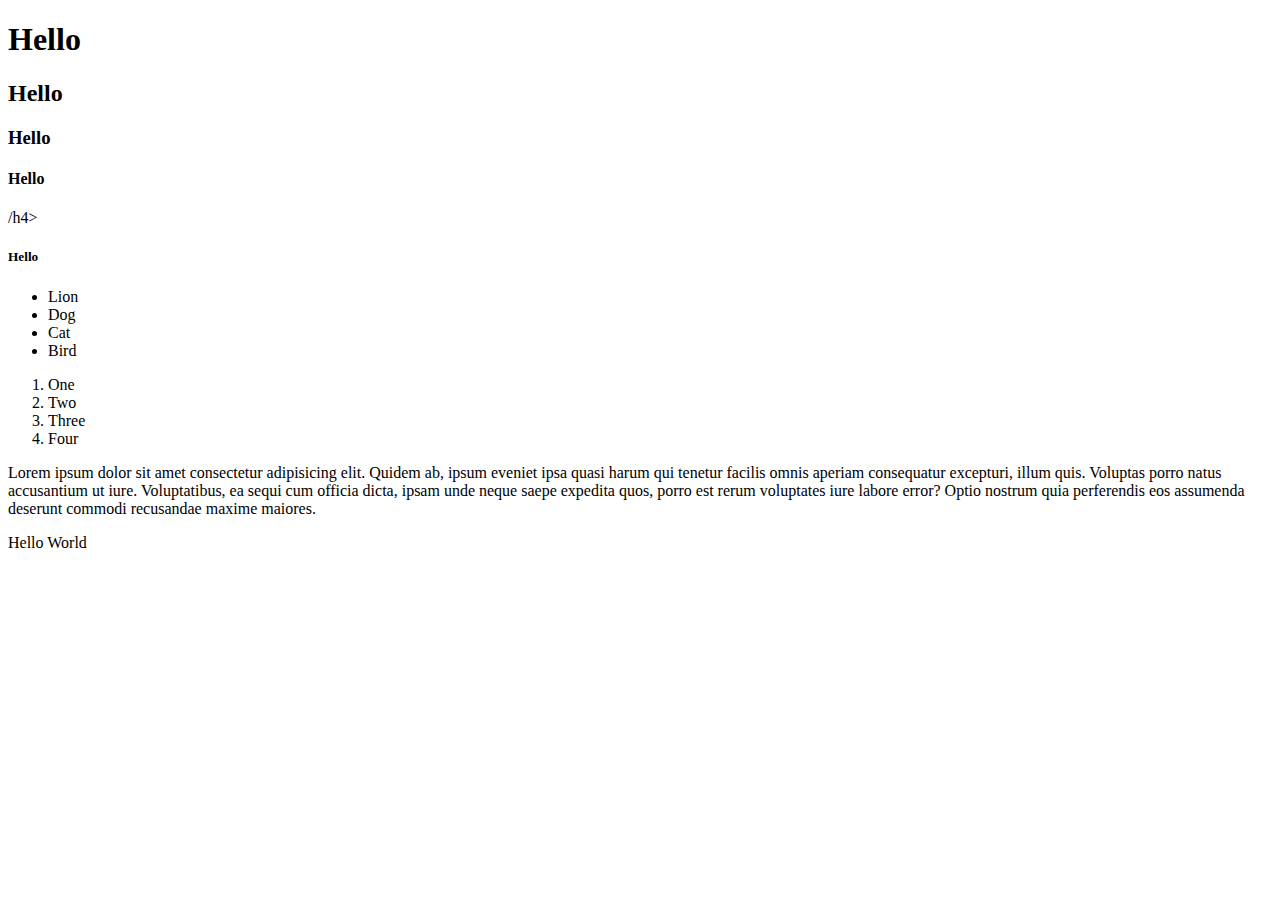
<file: index.html>
<!DOCTYPE html>
<html lang="en">
    <head>
        <meta charset="UTF-8">
        <meta http-equiv="X-UA-Compatible" content="IE=edge">
        <meta name="viewport" content="width=device-width, initial-scale=1.0">
        <title>Document</title>
    </head>
    <body>


        <h1>Hello</h1>
        <h2>Hello</h2>
        <h3>Hello</h3>
        <h4>Hello</h4>/h4>
        <h5>Hello</h5>

        <ul>
            <li>Lion</li>
            <li>Dog</li>
            <li>Cat</li>
            <li>Bird</li>
        </ul>

        <ol>
            <li>One</li>
            <li>Two</li>
            <li>Three</li>
            <li>Four</li>
        </ol>

        <p>
            Lorem ipsum dolor sit amet consectetur adipisicing elit. Quidem ab,
            ipsum eveniet ipsa quasi harum qui tenetur facilis omnis aperiam
            consequatur excepturi, illum quis. Voluptas porro natus accusantium
            ut
            iure.
            Voluptatibus, ea sequi cum officia dicta, ipsam unde neque saepe
            expedita quos, porro est rerum voluptates iure labore error? Optio
            nostrum quia perferendis eos assumenda deserunt commodi recusandae
            maxime maiores.
        </p>

        <p>Hello World</p>















    </body>
</html>
</file>
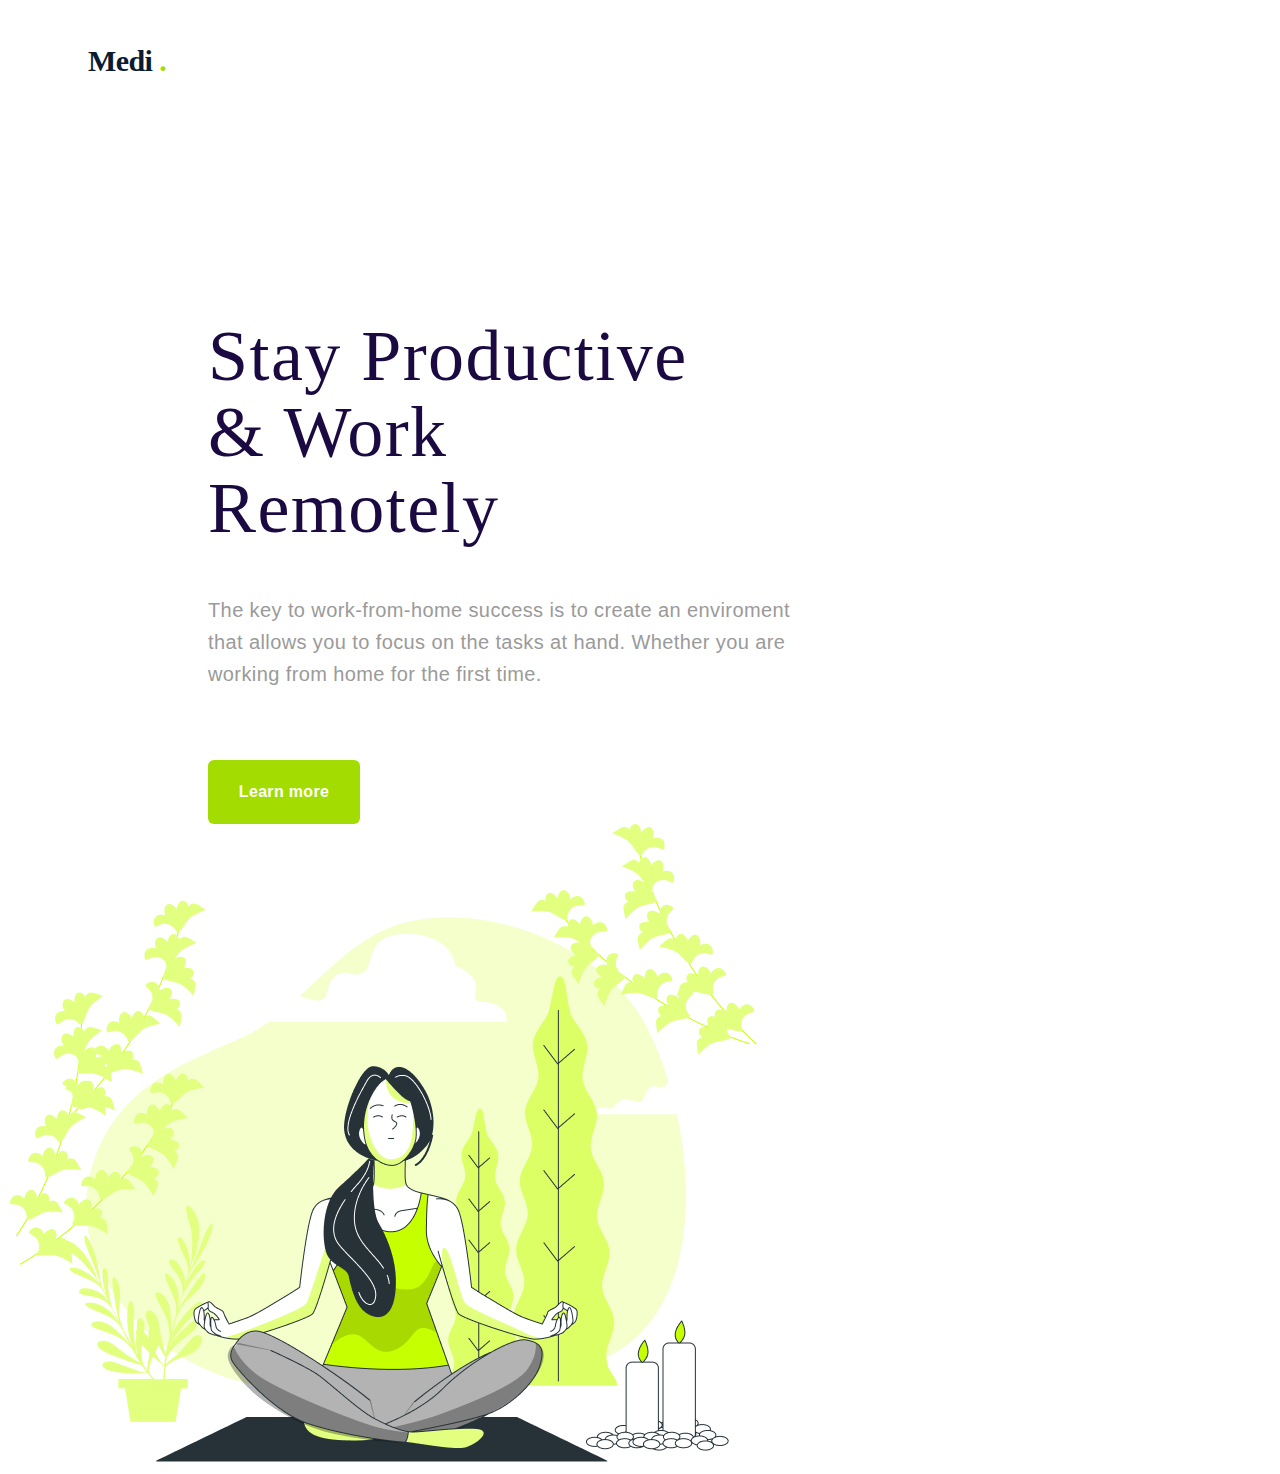
<file: styles/index.html>
<!DOCTYPE html>
<html lang="en">
    <head>
        <meta charset="UTF-8">
        <meta http-equiv="X-UA-Compatible" content="IE=edge">
        <meta name="viewport" content="width=device-width, initial-scale=1.0">
        <title>Document</title>
        <link rel="preconnect" href="https://fonts.googleapis.com">
        <link rel="preconnect" href="https://fonts.gstatic.com" crossorigin>
        <link
            href="https://fonts.googleapis.com/css2?family=Comforter&family=Open+Sans&display=swap"
            rel="stylesheet">
        <link rel="stylesheet" href="index.css">

    </head>


    <body>


        <header>
            <h3 class="logo"> Medi <span class="logo-dot">.</span></h3>
        </header>


        <main>



            <section>
                <h1 class="main-title">Stay Productive &
                    Work Remotely</h1>
                <p class="main-info">The key to work-from-home success is to
                    create an
                    enviroment that allows you to focus on the tasks at hand.
                    Whether you are working from home for the first time.</p>
                <button class="main-btn"> Learn more</button>
            </section>




            <section>
                <img src="./yoga.png" alt="woman doing yoga">
            </section>




        </main>























    </body>
</html>
</file>
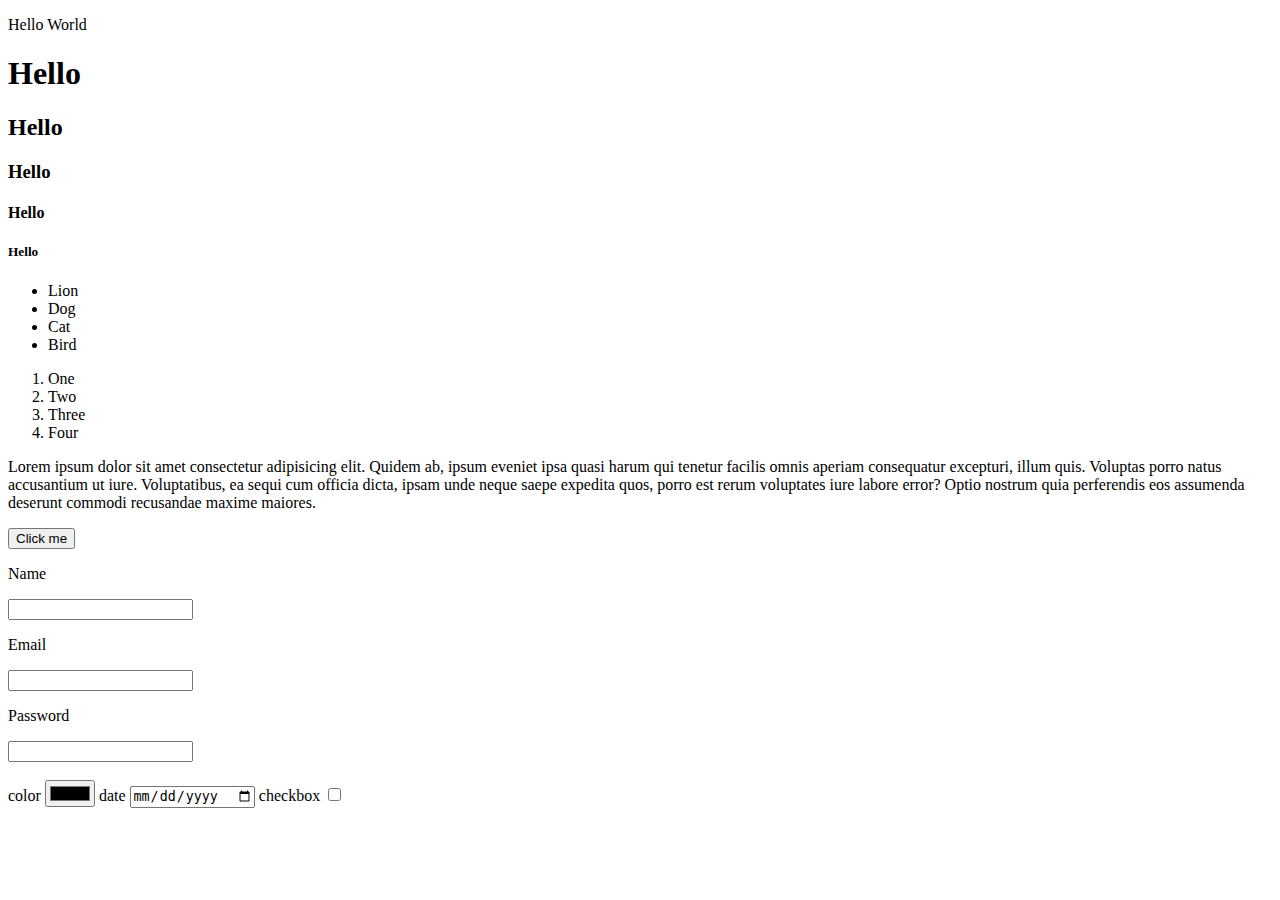
<file: index1.html>
<!DOCTYPE html>
<html lang="en">
    <head>
        <meta charset="UTF-8">
        <meta http-equiv="X-UA-Compatible" content="IE=edge">
        <meta name="viewport" content="width=device-width, initial-scale=1.0">
        <title>Document</title>
    </head>
    <body>
        <p>Hello World</p>


        <h1>Hello</h1>
        <h2>Hello</h2>
        <h3>Hello</h3>
        <h4>Hello</h4>
        <h5>Hello</h5>

        <ul>
            <li>Lion</li>
            <li>Dog</li>
            <li>Cat</li>
            <li>Bird</li>
        </ul>

        <ol>
            <li>One</li>
            <li>Two</li>
            <li>Three</li>
            <li>Four</li>
        </ol>


        <p>
            Lorem ipsum dolor sit amet consectetur adipisicing elit. Quidem ab,
            ipsum eveniet ipsa quasi harum qui tenetur facilis omnis aperiam
            consequatur excepturi, illum quis. Voluptas porro natus accusantium
            ut
            iure.
            Voluptatibus, ea sequi cum officia dicta, ipsam unde neque saepe
            expedita quos, porro est rerum voluptates iure labore error? Optio
            nostrum quia perferendis eos assumenda deserunt commodi recusandae
            maxime maiores.
        </p>


        <button>Click me</button>

        <form action="">
            <p>Name</p>
            <input type="text">

            <p>Email</p>
            <input type="text">

            <p>Password</p>
            <input type="text">
        </form>

        <br>

        <form action="">
            <label for="1">color</label>
            <input type="color" name="" id="1">

            <label for="2">date</label>
            <input type="date" name="" id="2">

            <label for="3">checkbox</label>
            <input type="checkbox" name="" id="3">


        </form>











    </body>
</html>
</file>
<file: styles/index.css>
.logo {
  font-family: Montserrat;
  font-style: normal;
  font-weight: bold;
  font-size: 30px;
  line-height: 48px;
  /* or 160% */

  letter-spacing: -0.02em;

  color: #0a1b32;
  margin-top: 37px;
  margin-left: 80px;
}

.logo-dot {
  color: #a3dc00;
}

.main-title {
  max-width: 495px;
  width: 100%;
  margin-top: 203px;
  margin-left: 200px;
  font-family: Ramaraja, serif;
  font-style: normal;
  font-weight: normal;
  font-size: 72px;
  line-height: 76px;
  /* or 106% */

  letter-spacing: 0.02em;

  color: #1b0a42;
}

.main-info {
  max-width: 583px;
  width: 100%;
  margin-top: 10px;
  margin-left: 200px;
  font-family: Roboto, sans-serif;
  font-style: normal;
  font-weight: normal;
  font-size: 20px;
  line-height: 32px;
  /* or 160% */
  letter-spacing: 0.02em;

  color: #9a9a9a;
}

.main-btn {
  width: 152px;
  height: 64px;
  margin-top: 50px;
  margin-left: 200px;
  background-color: #a3dc00;
  border-radius: 6px;
  font-family: Roboto, sans-serif;
  font-style: normal;
  font-weight: bold;
  font-size: 16px;
  line-height: 32px;
  /* or 200% */
  text-align: center;
  letter-spacing: 0.02em;

  color: #ffffff;
  border: none;
}

section {
  display: inline-block;
}
</file>
